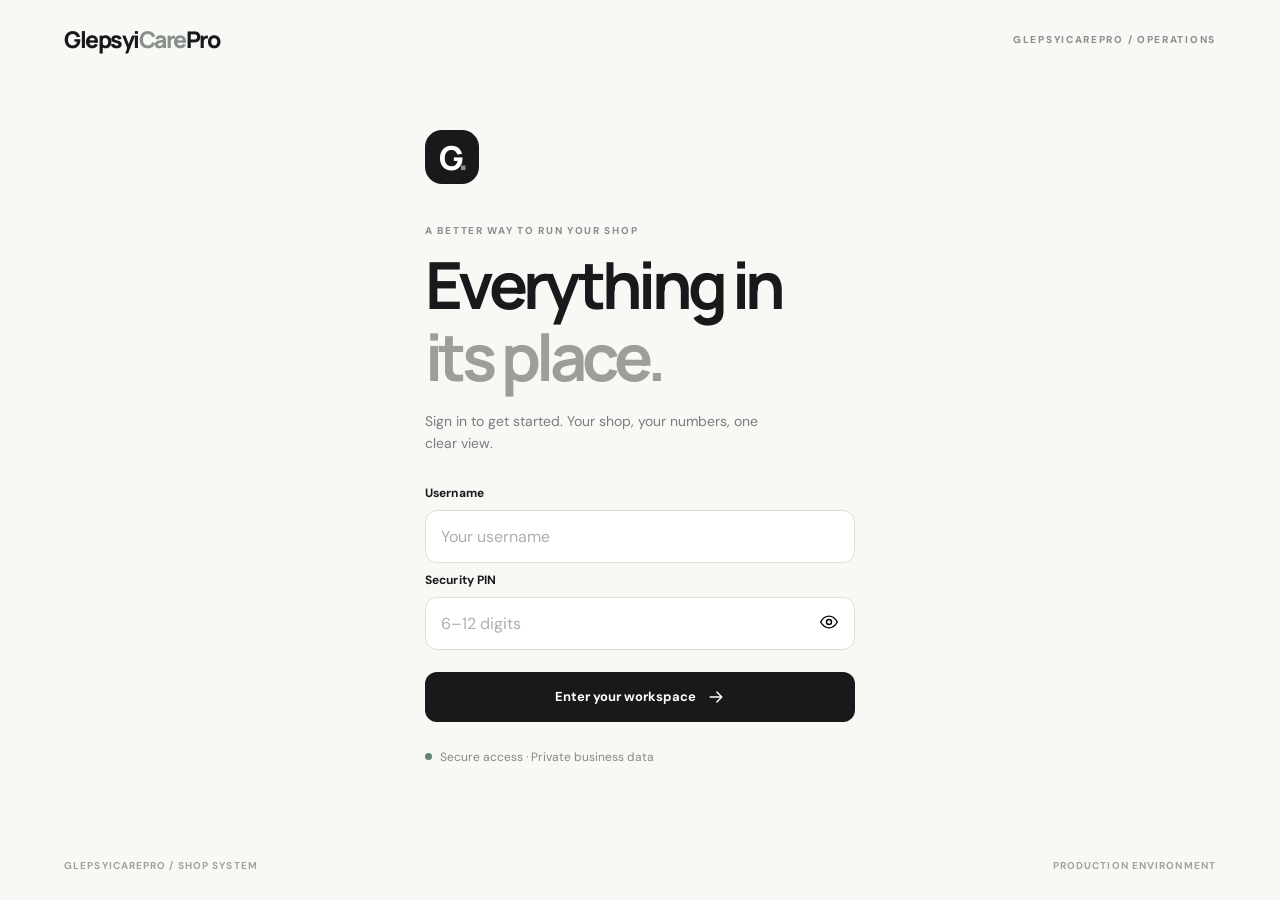
<file: index.html>
<!doctype html>
<html lang="en">
<head>
  <meta charset="utf-8">
  <meta name="viewport" content="width=device-width,initial-scale=1,viewport-fit=cover">
  <meta name="theme-color" content="#111315">
  <meta name="color-scheme" content="light">
  <meta name="description" content="GlepsyiCarePro shop management">
  <title>GlepsyiCarePro — Shop management</title>
  <link rel="stylesheet" href="styles.css">
  <script defer src="config.js"></script>
  <script defer src="app.js"></script>
</head>
<body>
  <div id="app" class="app-root">
    <section class="login-screen" id="loginScreen" aria-labelledby="loginTitle">
      <div class="login-top"><span class="brand-mark">Glepsyi<span class="brand-dot">Care</span>Pro</span><span class="eyebrow">GLEPSYICAREPRO / OPERATIONS</span></div>
      <main class="login-wrap">
        <div class="login-symbol" aria-hidden="true"><span>G<span class="brand-dot">.</span></span></div>
        <div class="eyebrow login-kicker">A BETTER WAY TO RUN YOUR SHOP</div>
        <h1 id="loginTitle">Everything in<br><em>its place.</em></h1>
        <p class="muted login-copy">Sign in to get started. Your shop, your numbers, one clear view.</p>
        <form id="loginForm" class="login-form" autocomplete="on">
          <label for="username">Username</label><input id="username" name="username" autocomplete="username" required placeholder="Your username" maxlength="30" spellcheck="false">
          <label for="pin">Security PIN</label><div class="pin-wrap"><input id="pin" name="pin" type="password" inputmode="numeric" pattern="[0-9]{6,12}" minlength="6" maxlength="12" autocomplete="current-password" required placeholder="6–12 digits"><button type="button" id="togglePin" class="icon-btn" aria-label="Show PIN" aria-pressed="false"><svg class="icon"><use href="#i-eye"></use></svg></button></div>
          <p role="alert" class="field-error" id="loginError" hidden></p>
          <button class="btn btn-dark btn-full" id="loginButton" type="submit">Enter your workspace <svg class="icon"><use href="#i-arrow"></use></svg></button>
        </form>
        <div class="login-foot"><span class="status-dot"></span> Secure access · Private business data</div>
      </main>
      <div class="login-bottom"><span>GLEPSYICAREPRO / SHOP SYSTEM</span><span id="environmentLabel">PRODUCTION ENVIRONMENT</span></div>
    </section>
    <section id="workspace" class="workspace" hidden>
      <header class="topbar"><div class="topbar-brand"><span class="brand-mark">Glepsyi<span class="brand-dot">Care</span>Pro</span><span class="topbar-rule"></span><span class="topbar-caption">SHOP SYSTEM</span></div><div class="topbar-right"><span class="env-tag" id="envTag">PRODUCTION</span><button class="user-circle" id="accountButton" type="button" aria-label="Account menu"><svg class="icon"><use href="#i-user"></use></svg></button></div></header>
      <main id="mainContent" class="main-content" tabindex="-1" aria-live="off"></main>
      <nav class="bottom-nav" aria-label="Main navigation">
        <button data-nav="home" type="button" class="nav-link active"><svg class="icon"><use href="#i-home"></use></svg><span>Home</span></button>
        <button data-nav="sell" type="button" class="nav-link"><svg class="icon"><use href="#i-bag"></use></svg><span>Sell</span></button>
        <button data-nav="stock" type="button" class="nav-link"><svg class="icon"><use href="#i-box"></use></svg><span>Stock</span></button>
        <button data-nav="activity" type="button" class="nav-link"><svg class="icon"><use href="#i-clock"></use></svg><span>Activity</span></button>
      </nav>
    </section>
    <div id="operationStatus" class="operation-status" role="status" aria-live="polite" hidden><span class="spinner" aria-hidden="true"></span><span id="operationStatusText">Working…</span></div>
    <div id="toast" class="toast" role="status" aria-live="polite" hidden></div>
    <div id="overlay" class="overlay" hidden><div id="dialog" class="dialog" role="dialog" aria-modal="true" aria-label="Action details"></div></div>
  </div>
  <svg xmlns="http://www.w3.org/2000/svg" style="display:none" aria-hidden="true"><defs>
    <symbol id="i-arrow" viewBox="0 0 24 24"><path d="M5 12h14m-6-6 6 6-6 6"/></symbol>
    <symbol id="i-plus" viewBox="0 0 24 24"><path d="M12 5v14M5 12h14"/></symbol>
    <symbol id="i-minus" viewBox="0 0 24 24"><path d="M5 12h14"/></symbol>
    <symbol id="i-home" viewBox="0 0 24 24"><path d="m3 10 9-7 9 7v10H3zM9 20v-7h6v7"/></symbol>
    <symbol id="i-bag" viewBox="0 0 24 24"><path d="M4 8h16l-1 13H5L4 8Zm5 0V6a3 3 0 0 1 6 0v2"/></symbol>
    <symbol id="i-box" viewBox="0 0 24 24"><path d="m12 2 9 5-9 5-9-5 9-5ZM3 7v10l9 5 9-5V7M12 12v10"/></symbol>
    <symbol id="i-clock" viewBox="0 0 24 24"><circle cx="12" cy="12" r="9"/><path d="M12 6v6l4 2"/></symbol>
    <symbol id="i-user" viewBox="0 0 24 24"><circle cx="12" cy="8" r="4"/><path d="M4 21a8 8 0 0 1 16 0"/></symbol>
    <symbol id="i-eye" viewBox="0 0 24 24"><path d="M2 12s4-7 10-7 10 7 10 7-4 7-10 7S2 12 2 12Z"/><circle cx="12" cy="12" r="3"/></symbol>
    <symbol id="i-search" viewBox="0 0 24 24"><circle cx="10.5" cy="10.5" r="6.5"/><path d="m16 16 5 5"/></symbol>
    <symbol id="i-chevron" viewBox="0 0 24 24"><path d="m9 5 7 7-7 7"/></symbol>
    <symbol id="i-x" viewBox="0 0 24 24"><path d="M5 5 19 19M19 5 5 19"/></symbol>
    <symbol id="i-check" viewBox="0 0 24 24"><path d="m5 12 5 5L20 7"/></symbol>
    <symbol id="i-alert" viewBox="0 0 24 24"><path d="m12 3 10 18H2L12 3ZM12 9v5m0 3v.5"/></symbol>
    <symbol id="i-refresh" viewBox="0 0 24 24"><path d="M20 6v5h-5M4 18v-5h5M6 9a8 8 0 0 1 14-1M18 15A8 8 0 0 1 4 16"/></symbol>
    <symbol id="i-lock" viewBox="0 0 24 24"><rect x="4" y="10" width="16" height="11" rx="2"/><path d="M8 10V7a4 4 0 0 1 8 0v3"/></symbol>
    <symbol id="i-log-out" viewBox="0 0 24 24"><path d="M10 4H4v16h6M14 7l5 5-5 5m5-5H9"/></symbol>
  </defs></svg>
</body></html>
</file>
<file: styles.css>
@import url('https://fonts.googleapis.com/css2?family=DM+Sans:wght@400;500;600;700&family=Manrope:wght@400;500;600;700;800&display=swap');
:root{--ink:#17191a;--muted:#777d80;--paper:#f7f7f4;--white:#fff;--line:#e9eae6;--dark:#141617;--soft:#eeefeb;--good:#256649;--warn:#9b6819;--bad:#a13f3d;--radius:17px;font-family:'DM Sans',system-ui,-apple-system,sans-serif;color:var(--ink);background:var(--paper);font-synthesis:none}*{box-sizing:border-box}body{margin:0;min-width:320px}button,input,select,textarea{font:inherit}button{cursor:pointer}button:disabled{opacity:.53;cursor:not-allowed}button,input,select,textarea{outline-offset:3px}button:focus-visible,input:focus-visible,select:focus-visible,textarea:focus-visible{outline:2px solid #3c6159}h1,h2,h3,p{margin:0}h1,h2,h3,.brand-mark,.balance-large{font-family:Manrope,system-ui,sans-serif}svg.icon{width:20px;height:20px;stroke:currentColor;fill:none;stroke-width:1.65;stroke-linecap:round;stroke-linejoin:round;flex-shrink:0}p{line-height:1.55}.muted{color:var(--muted)}.eyebrow{font-size:10px;font-weight:800;letter-spacing:.17em;color:#8a8f91}.app-root{min-height:100svh}.login-screen{min-height:100svh;background:#f8f8f5;display:flex;flex-direction:column;padding:28px clamp(22px,5vw,64px)}.login-top,.login-bottom{display:flex;align-items:center;justify-content:space-between;gap:20px}.brand-mark{font-size:27px;line-height:1;font-weight:800;letter-spacing:-.13em}.brand-dot{color:#a9aa9f}.login-wrap{width:min(100%,430px);margin:auto;padding:50px 0 65px}.login-symbol{width:54px;height:54px;background:var(--ink);color:white;border-radius:17px;display:grid;place-items:center;margin-bottom:40px;font:800 33px Manrope;letter-spacing:-.12em}.login-kicker{margin-bottom:12px}.login-wrap h1{font-size:clamp(42px,9vw,65px);line-height:1.11;letter-spacing:-.07em;font-weight:700}.login-wrap h1 em{font-style:normal;color:#9c9e9a}.login-copy{max-width:355px;margin:18px 0 30px;font-size:14px}.login-form{display:grid;gap:9px}.login-form label,.field label{font-size:12px;font-weight:700;letter-spacing:.01em}.login-form input,.field input,.field select,.field textarea{width:100%;border:1px solid #dddeda;background:white;border-radius:12px;padding:15px;color:var(--ink);min-height:51px}.login-form input::placeholder,.field input::placeholder{color:#acb0ad}.pin-wrap{position:relative}.pin-wrap input{padding-right:53px}.icon-btn{border:0;background:none;padding:12px;display:grid;place-items:center}.pin-wrap .icon-btn{position:absolute;right:4px;top:3px}.field-error,.error-text{color:var(--bad);font-size:13px}.btn{border:1px solid transparent;display:inline-flex;align-items:center;justify-content:center;gap:10px;padding:14px 17px;min-height:48px;border-radius:12px;font-weight:700;font-size:13px;transition:transform .16s,background .16s}.btn:active:not(:disabled){transform:scale(.985)}.btn-dark{background:#17191a;color:white}.btn-dark:hover:not(:disabled){background:#2d3030}.btn-light{background:#f0f1ed;color:var(--ink)}.btn-quiet{background:white;border-color:#e6e7e4;color:var(--ink)}.btn-full{width:100%}.login-form .btn{margin-top:13px}.login-foot{margin-top:27px;font-size:12px;color:#858985;display:flex;align-items:center;gap:8px}.status-dot{width:7px;height:7px;border-radius:50%;background:#618574}.login-bottom{font-size:10px;font-weight:700;color:#a0a29f;letter-spacing:.11em}.workspace{min-height:100svh;max-width:1260px;margin:auto}.topbar{display:flex;align-items:center;justify-content:space-between;height:78px;padding:0 clamp(22px,4vw,52px);border-bottom:1px solid var(--line)}.topbar-brand,.topbar-right{display:flex;align-items:center;gap:17px}.topbar-rule{height:21px;width:1px;background:#d5d8d3}.topbar-caption{font-size:10px;font-weight:800;letter-spacing:.15em;color:#969a99}.env-tag{font-size:10px;border:1px solid #dedfd9;border-radius:6px;padding:6px 8px;color:#686e6c;font-weight:800;letter-spacing:.06em}.user-circle{height:35px;width:35px;border-radius:50%;background:#eaece8;border:0;display:grid;place-items:center}.user-circle .icon{width:17px;height:17px}.main-content{padding:39px clamp(20px,4vw,52px) 125px;min-height:calc(100svh - 78px)}.bottom-nav{position:fixed;z-index:10;bottom:0;left:0;right:0;height:calc(72px + env(safe-area-inset-bottom));padding:8px max(12px,calc((100vw - 600px)/2)) env(safe-area-inset-bottom);display:flex;align-items:center;justify-content:space-around;background:rgba(252,252,250,.96);border-top:1px solid #eceeea;backdrop-filter:blur(14px)}.nav-link{display:flex;flex:1;min-width:0;flex-direction:column;align-items:center;justify-content:center;gap:5px;min-height:54px;color:#8c9090;background:none;border:0;font-size:10px;font-weight:700}.nav-link.active{color:#17191a}.nav-link.active .icon{stroke-width:2.35}.page-head{display:flex;justify-content:space-between;align-items:flex-start;gap:18px;margin-bottom:30px}.page-head h1{font-size:clamp(31px,5vw,48px);letter-spacing:-.055em;line-height:1.18;font-weight:700;margin-top:7px}.page-sub{color:var(--muted);font-size:13px;margin-top:10px}.section-heading{display:flex;justify-content:space-between;align-items:center;margin:30px 0 15px}.section-heading h2{font:700 15px Manrope;letter-spacing:-.025em}.text-button{background:none;border:0;padding:9px 0;font-size:12px;font-weight:700;color:#686f6c}.hero{border-radius:21px;background:#191b1c;color:white;padding:27px;display:grid;grid-template-columns:1fr auto;gap:22px;align-items:end;min-height:210px;overflow:hidden;position:relative}.hero:after{content:'';position:absolute;width:240px;height:240px;border:1px solid #393d3a;transform:rotate(32deg);border-radius:55px;right:-90px;top:-130px;pointer-events:none}.hero .eyebrow{color:#a6aba7}.hero h2{font:700 clamp(23px,5vw,38px) Manrope;letter-spacing:-.055em;margin:16px 0 11px}.hero p{max-width:260px;color:#adb2ae;font-size:12px}.hero .btn{position:relative;z-index:1;background:#f6f7f2;color:#17191a;white-space:nowrap}.stats{display:grid;grid-template-columns:repeat(3,minmax(0,1fr));gap:1px;background:#e3e5df;border:1px solid #e3e5df;border-radius:16px;overflow:hidden}.stat{background:white;padding:20px;min-width:0}.stat-label{font-size:11px;color:#737a78;margin-bottom:9px}.stat-value{font:700 clamp(17px,3vw,26px) Manrope;letter-spacing:-.045em;overflow-wrap:anywhere}.stat-note{font-size:11px;color:#7f8582;margin-top:7px}.list-panel{background:#fff;border:1px solid #e9eae5;border-radius:17px;overflow:hidden}.line-item{display:flex;gap:12px;align-items:center;justify-content:space-between;min-height:72px;padding:15px 18px;border-bottom:1px solid #f0f0ed}.line-item:last-child{border-bottom:0}.item-icon{height:38px;width:38px;border-radius:12px;display:grid;place-items:center;background:#f1f2ee;color:#59615f;flex-shrink:0}.item-title{font-weight:700;font-size:13px}.item-desc{font-size:11px;color:#838985;margin-top:5px}.item-right{text-align:right}.item-right strong{font:700 13px Manrope}.subtle-tag{display:inline-flex;align-items:center;font-size:10px;font-weight:700;padding:5px 7px;background:#edf2eb;color:#40664e;border-radius:6px}.subtle-tag.low{background:#fbf2e4;color:#94691f}.search-box{display:flex;align-items:center;gap:11px;border:1px solid #e1e3de;border-radius:13px;background:white;padding:0 16px;min-height:50px}.search-box input{outline:none;border:0;min-width:0;width:100%;height:48px;background:transparent}.search-box .icon{color:#858a86}.tool-row{display:flex;gap:10px;align-items:center;justify-content:space-between;margin-bottom:18px}.screen-grid{display:grid;grid-template-columns:minmax(0,1fr) 320px;gap:24px;align-items:start}.cart-panel{background:white;border:1px solid var(--line);border-radius:17px;padding:20px;position:sticky;top:24px}.cart-top{display:flex;justify-content:space-between;align-items:center}.cart-top h2{font:700 16px Manrope}.cart-items{margin:21px 0}.cart-row{display:flex;justify-content:space-between;align-items:center;gap:10px;padding:13px 0;border-bottom:1px solid #edeeea}.qty-control{display:flex;align-items:center;gap:10px;margin-top:8px}.qty-control button{width:29px;height:29px;background:#f1f2ed;border:0;border-radius:8px;display:grid;place-items:center}.qty-control svg{width:14px;height:14px}.totals-row{display:flex;align-items:center;justify-content:space-between;padding:16px 0}.total-amount{font:800 25px Manrope;letter-spacing:-.05em}.divider{height:1px;background:var(--line)}.field{display:grid;gap:7px;margin-bottom:14px}.field-help{color:#8a8e8a;font-size:11px}.field textarea{resize:vertical;min-height:85px}.payment-grid{display:grid;grid-template-columns:repeat(3,1fr);gap:8px;margin-top:11px}.payment-option{padding:11px 5px;border:1px solid #e2e4df;background:white;border-radius:10px;font-size:12px;font-weight:700}.payment-option.selected{color:white;border-color:#242728;background:#242728}.payment-grid .payment-option:disabled{display:none}.payment-split{display:grid;grid-template-columns:1fr 1fr;gap:9px;margin-top:12px}.inline-notice{background:#f3f3ef;border-radius:11px;padding:13px 15px;font-size:12px;color:#626865;display:flex;gap:8px;align-items:start}.inline-notice.warn{background:#fdf4e8;color:#8c6625}.inline-notice.error{background:#fff0ee;color:#a13f3d}.empty{padding:36px 22px;text-align:center;color:#818783;font-size:13px}.empty .icon{width:28px;height:28px;display:block;margin:0 auto 12px;color:#9c9e99}.management-list{display:grid;grid-template-columns:repeat(2,minmax(0,1fr));gap:10px}.management-action{display:flex;align-items:center;justify-content:space-between;background:white;border:1px solid var(--line);border-radius:14px;min-height:74px;padding:18px;text-align:left;font-size:13px;font-weight:700}.management-action .icon{width:17px;height:17px;color:#7e8480}.big-wallet{background:white;border-radius:16px;padding:22px;border:1px solid var(--line)}.balance-large{font-size:clamp(27px,4vw,36px);font-weight:700;letter-spacing:-.05em;margin-top:8px}.wallet-grid{display:grid;grid-template-columns:repeat(3,1fr);gap:10px}.pill{font-size:11px;font-weight:700;color:#8a8e8b}.spinner{height:17px;width:17px;border:2px solid #b3b6b2;border-top-color:#272b28;border-radius:50%;animation:spin .7s linear infinite}.btn-dark .spinner{border-color:#7d827d;border-top-color:white}@keyframes spin{to{transform:rotate(360deg)}}.toast{position:fixed;bottom:90px;left:50%;transform:translateX(-50%);width:min(calc(100% - 32px),420px);background:#1e2221;color:white;border-radius:13px;padding:15px 18px;z-index:50;box-shadow:0 12px 34px #0002;font-size:13px}.overlay{position:fixed;inset:0;background:#0d1211b8;z-index:30;display:flex;align-items:center;justify-content:center;padding:20px}.dialog{background:#fafaf8;width:min(100%,490px);max-height:calc(100svh - 40px);overflow:auto;border-radius:20px;padding:25px;box-shadow:0 20px 70px #0003}.dialog-head{display:flex;justify-content:space-between;align-items:center;margin-bottom:25px}.dialog-head h2{font-size:21px;letter-spacing:-.04em}.dialog-close{background:#eceeea;border:0;border-radius:9px;width:32px;height:32px;display:grid;place-items:center}.dialog-actions{display:flex;gap:9px;margin-top:22px}.dialog-actions>*{flex:1}.confirm-symbol{width:56px;height:56px;background:#e9f2ec;color:#2f7350;display:grid;place-items:center;border-radius:50%;margin-bottom:19px}.confirm-symbol .icon{height:27px;width:27px}.mono-tab{display:inline-flex;gap:3px;border-radius:11px;padding:4px;background:#ecede9}.mono-tab button{border:0;border-radius:8px;background:transparent;padding:9px 13px;font-size:12px;font-weight:700}.mono-tab button.active{background:white;box-shadow:0 1px 3px #0001}.attention{color:var(--bad)}.loading-placeholder{height:16px;width:80%;border-radius:6px;background:linear-gradient(90deg,#ebede7,#f6f7f3,#ebede7);background-size:200%;animation:shimmer 1.3s infinite}@keyframes shimmer{to{background-position-x:-200%}}[hidden]{display:none!important}@media(max-width:760px){.main-content{padding:29px 20px 125px}.topbar{height:65px;padding:0 22px}.screen-grid{grid-template-columns:1fr}.cart-panel{position:static}.hero{grid-template-columns:1fr;gap:20px}.hero .btn{justify-self:start}.stats{grid-template-columns:repeat(2,minmax(0,1fr))}.stats .stat:last-child{grid-column:span 2}.wallet-grid{grid-template-columns:1fr}.management-list{grid-template-columns:1fr 1fr}.page-head{margin-bottom:25px}.page-head h1{font-size:35px}.dialog{align-self:end;border-radius:22px 22px 12px 12px;max-height:calc(100svh - 25px)}.overlay{padding:0 0 env(safe-area-inset-bottom)}.payment-split{grid-template-columns:1fr 1fr}}@media(max-width:380px){.login-screen{padding:24px 20px}.stats{grid-template-columns:1fr}.stats .stat:last-child{grid-column:auto}.management-list{grid-template-columns:1fr}.payment-split{grid-template-columns:1fr}}@media(prefers-reduced-motion:reduce){*,*:before,*:after{animation:none!important;transition:none!important;scroll-behavior:auto!important}}

/* GlepsyiCarePro / MONO v1.2: restrained interaction system */
.brand-mark{font-size:clamp(14px,2.8vw,19px);letter-spacing:-.065em;white-space:nowrap}
.login-top .brand-mark{font-size:clamp(18px,3vw,23px)}
.brand-dot{color:#89918d}
button, .payment-option, .management-action{transition:background-color .16s ease,border-color .16s ease,transform .13s ease,box-shadow .16s ease}
button:not(:disabled):active{transform:scale(.973)}
.nav-link:not(:disabled):active{transform:translateY(1px)}
.btn:not(:disabled):focus-visible,.nav-link:focus-visible{outline:2px solid #557568;outline-offset:3px}
.screen-enter{animation:screen-enter .19s ease-out both}
@keyframes screen-enter{from{opacity:.5;transform:translateY(5px)}to{opacity:1;transform:translateY(0)}}
.operation-status{position:fixed;z-index:45;top:calc(12px + env(safe-area-inset-top));left:50%;transform:translateX(-50%);display:flex;align-items:center;gap:11px;padding:12px 16px;border-radius:999px;background:#191c1c;color:#f8f9f5;box-shadow:0 8px 28px #0002;font-size:12px;font-weight:700;white-space:nowrap;max-width:calc(100vw - 30px)}
.operation-status .spinner{height:16px;width:16px;border-color:#646b68;border-top-color:white;flex-shrink:0}
.skeleton-panel{padding:8px 0}
.skeleton-row{display:flex;align-items:center;gap:15px;padding:17px 18px;border-bottom:1px solid var(--line)}
.skeleton-row:last-child{border-bottom:0}
.skeleton-copy{flex:1;display:grid;gap:10px;min-width:0}
.skeleton-block{background:#eceee9;border-radius:7px;position:relative;overflow:hidden}
.skeleton-block:after{content:'';position:absolute;inset:0;background:linear-gradient(100deg,transparent 12%,#fff9 48%,transparent 85%);transform:translateX(-100%);animation:skeleton-sweep 1.4s ease-in-out infinite}
.skeleton-avatar{width:40px;height:40px;border-radius:11px;flex:none}
.skeleton-title{height:13px;width:65%}.skeleton-subtitle{height:10px;width:42%}
.skeleton-amount{height:17px;width:66px;flex:none}
@keyframes skeleton-sweep{to{transform:translateX(100%)}}
.toast{animation:toast-enter .18s ease-out both}
@keyframes toast-enter{from{opacity:0;translate:0 7px}to{opacity:1;translate:0 0}}
.dialog{animation:dialog-enter .17s ease-out both}
@keyframes dialog-enter{from{opacity:.65;transform:translateY(7px)}to{opacity:1;transform:translateY(0)}}
@media(prefers-reduced-motion:reduce){.screen-enter,.toast,.dialog{animation:none!important}.skeleton-block:after{display:none}button,.payment-option,.management-action{transition:none!important}button:active{transform:none!important}}

/* v1.3: quiet, non-disruptive refresh affordance */
.page-head{flex-wrap:wrap;gap:12px}
.refresh-controls{display:flex;align-items:center;gap:9px;margin-left:auto;flex-wrap:wrap;justify-content:flex-end}
.refresh-button{display:inline-flex;align-items:center;gap:6px;border:1px solid #dce0d9;background:#fff;color:#383f3a;border-radius:10px;padding:9px 11px;font-size:12px;font-weight:700;cursor:pointer;min-height:40px}
.refresh-button:hover:not(:disabled){background:#f2f3ef}
.refresh-button:disabled{opacity:.55;cursor:not-allowed}
.refresh-button .icon{width:14px;height:14px}
.refresh-spinner{height:13px;width:13px;border-width:1.5px}
.last-updated{font-size:11px;color:#7b827d;font-variant-numeric:tabular-nums;white-space:nowrap}
@media(max-width:600px){.refresh-controls{margin-left:0;justify-content:flex-start;width:100%}}

.stock-caution{display:inline-block;margin-top:5px;color:#875522;font-size:12px;font-weight:650}.cash-tender{margin-top:15px}.cash-tender .field-help{margin-top:7px}

/* Owner discounts: deliberately quiet, high-contrast checkout treatment */
.price-edit{display:inline-flex;align-items:center;min-height:35px;margin-top:9px;border:1px solid #d9dcd5;border-radius:9px;background:#f6f6f3;padding:7px 10px;color:#272b29;font-size:11px;font-weight:750;cursor:pointer}
.price-edit:active{background:#e7e9e2;transform:scale(.98)}
.discount-label{font-size:11px;color:#36634a;margin-top:7px;font-weight:750}
.discount-summary{display:flex;justify-content:space-between;gap:12px;padding:0 0 17px;font-size:12px;color:#36634a;font-weight:750}
@media(prefers-reduced-motion:reduce){.price-edit:active{transform:none}}
</file>
